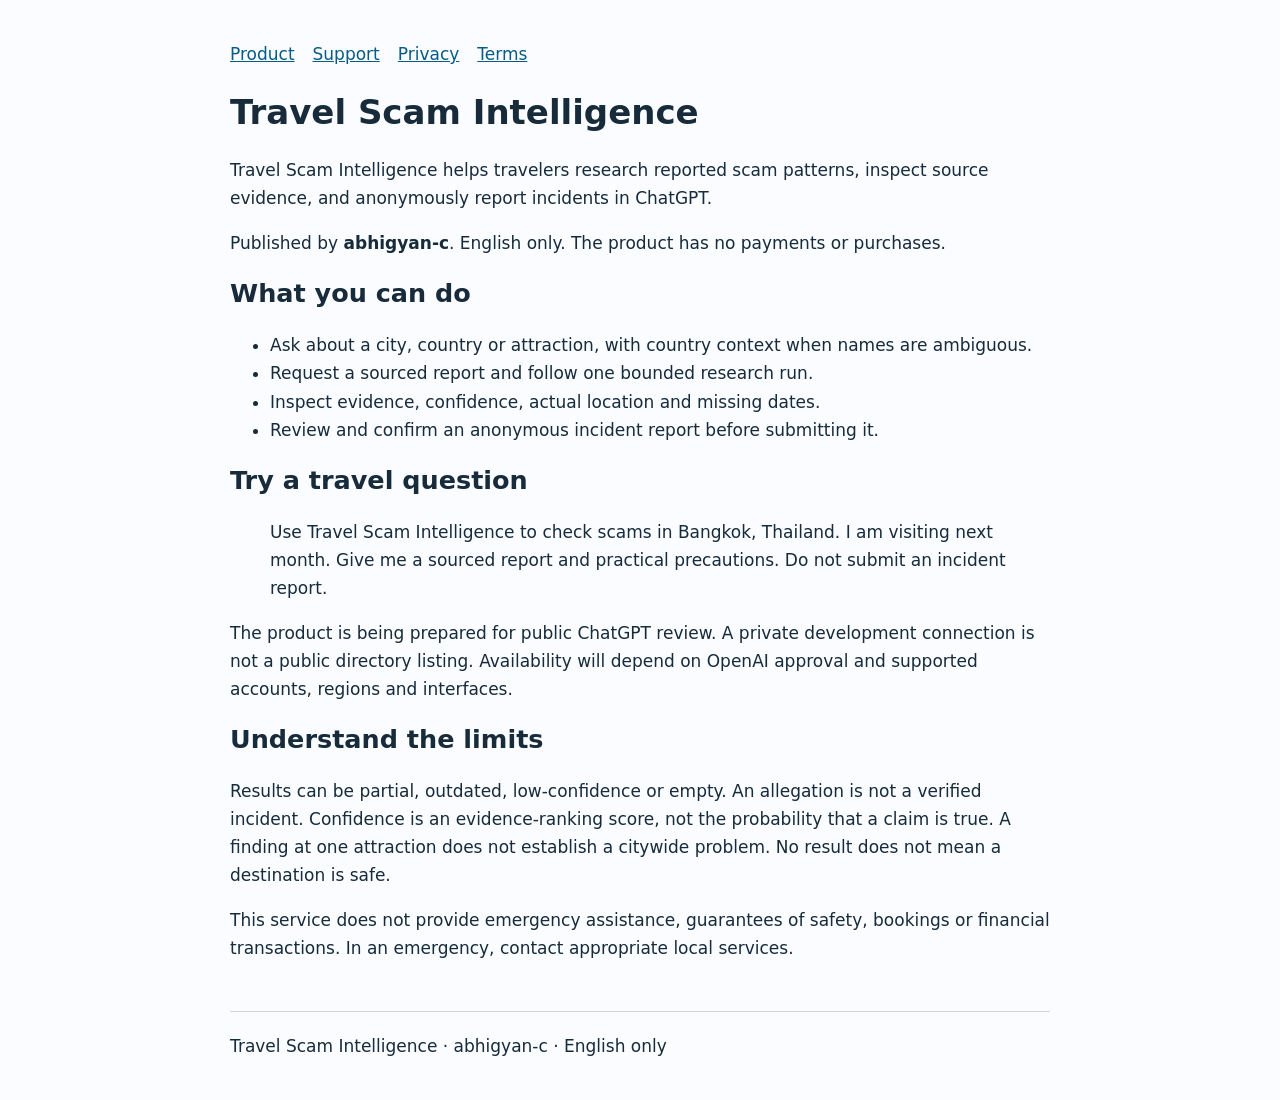
<file: app/public/index.html>
<!doctype html><html lang="en"><head><meta charset="utf-8"><meta name="viewport" content="width=device-width,initial-scale=1"><title>Travel Scam Intelligence — Travel Scam Intelligence</title><style>body{font:17px/1.65 system-ui,sans-serif;max-width:820px;margin:40px auto;padding:0 22px;color:#172b3b;background:#fafcff}a{color:#075b87}nav{display:flex;gap:18px;flex-wrap:wrap}h1,h2{line-height:1.25}section{margin:30px 0}footer{margin-top:48px;border-top:1px solid #ccd7de;padding-top:20px}strong{font-weight:650}</style></head><body><nav aria-label="Main"><a href="/about">Product</a><a href="/support">Support</a><a href="/privacy">Privacy</a><a href="/terms">Terms</a></nav><main><h1>Travel Scam Intelligence</h1><p>Travel Scam Intelligence helps travelers research reported scam patterns, inspect source evidence, and anonymously report incidents in ChatGPT.</p><p>Published by <strong>abhigyan-c</strong>. English only. The product has no payments or purchases.</p><h2>What you can do</h2><ul><li>Ask about a city, country or attraction, with country context when names are ambiguous.</li><li>Request a sourced report and follow one bounded research run.</li><li>Inspect evidence, confidence, actual location and missing dates.</li><li>Review and confirm an anonymous incident report before submitting it.</li></ul><h2>Try a travel question</h2><blockquote>Use Travel Scam Intelligence to check scams in Bangkok, Thailand. I am visiting next month. Give me a sourced report and practical precautions. Do not submit an incident report.</blockquote><p>The product is being prepared for public ChatGPT review. A private development connection is not a public directory listing. Availability will depend on OpenAI approval and supported accounts, regions and interfaces.</p><h2>Understand the limits</h2><p>Results can be partial, outdated, low-confidence or empty. An allegation is not a verified incident. Confidence is an evidence-ranking score, not the probability that a claim is true. A finding at one attraction does not establish a citywide problem. No result does not mean a destination is safe.</p><p>This service does not provide emergency assistance, guarantees of safety, bookings or financial transactions. In an emergency, contact appropriate local services.</p></main><footer>Travel Scam Intelligence · abhigyan-c · English only</footer></body></html>
</file>
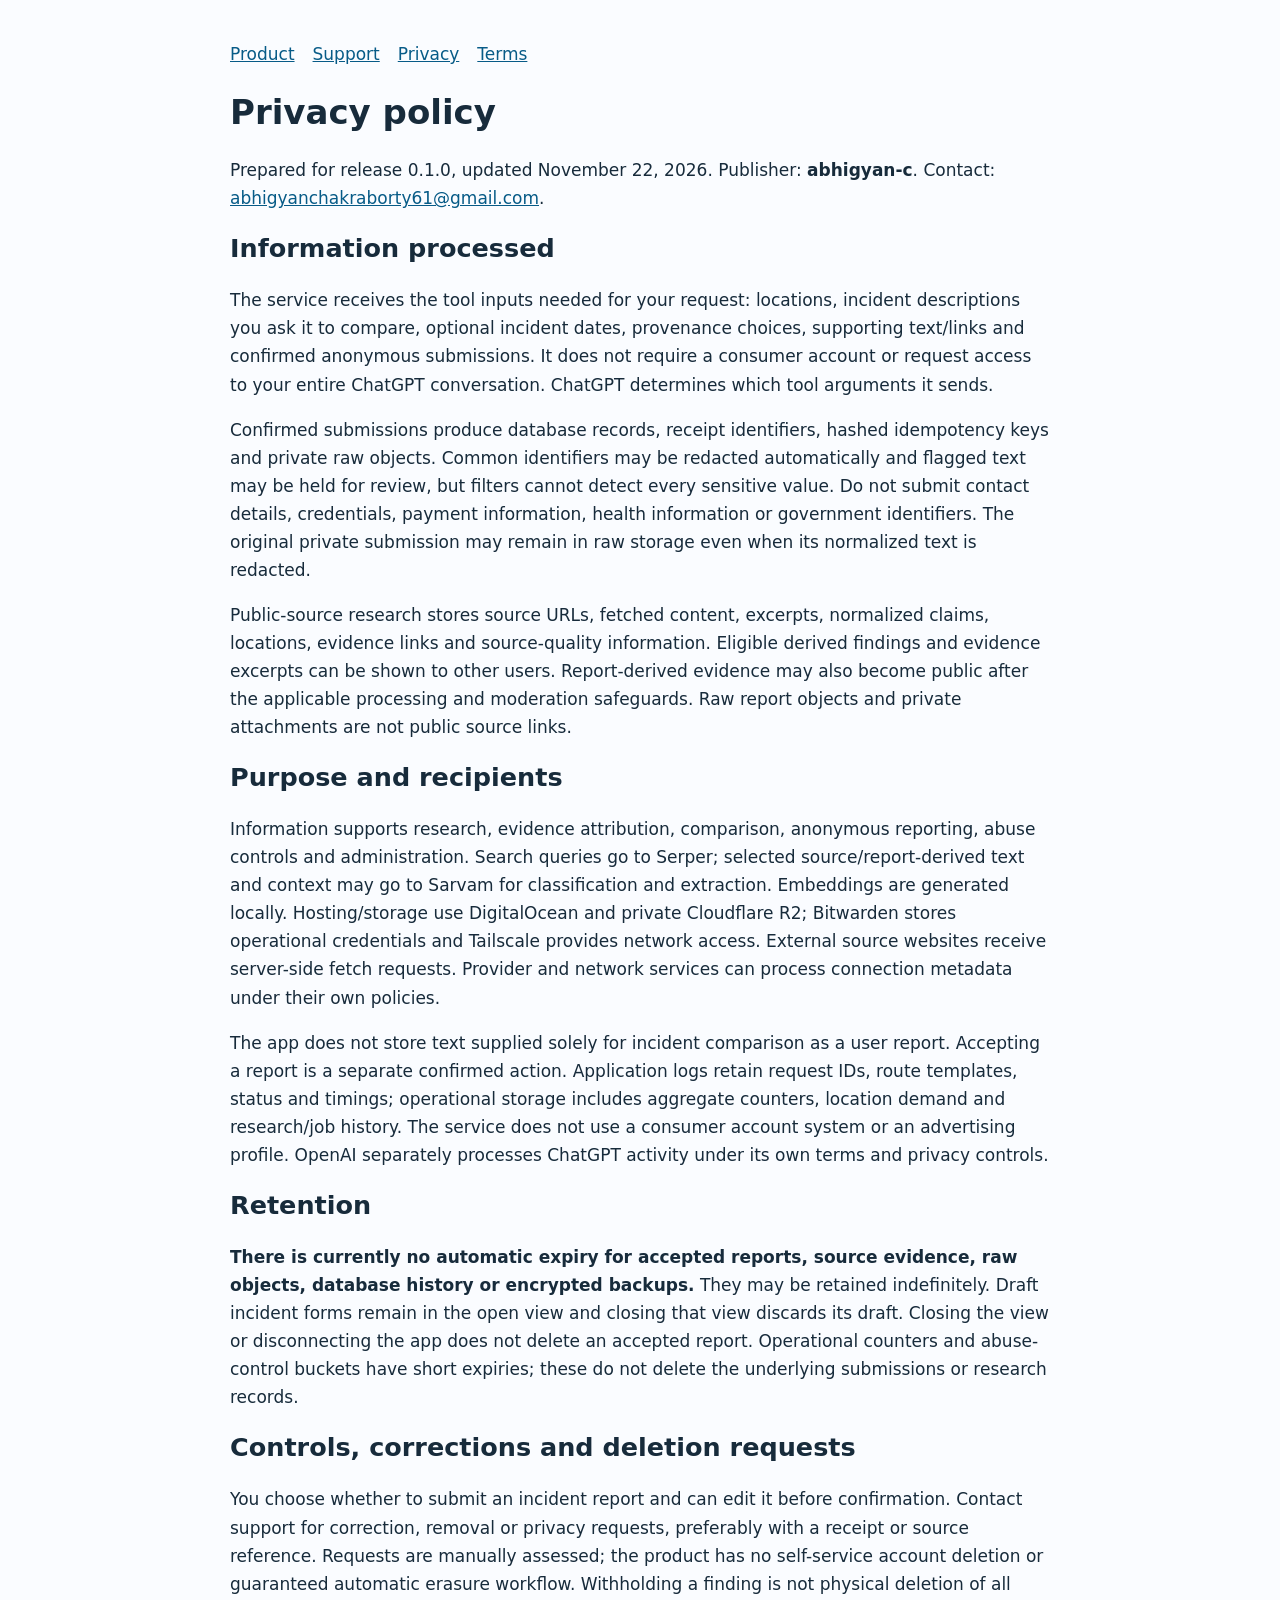
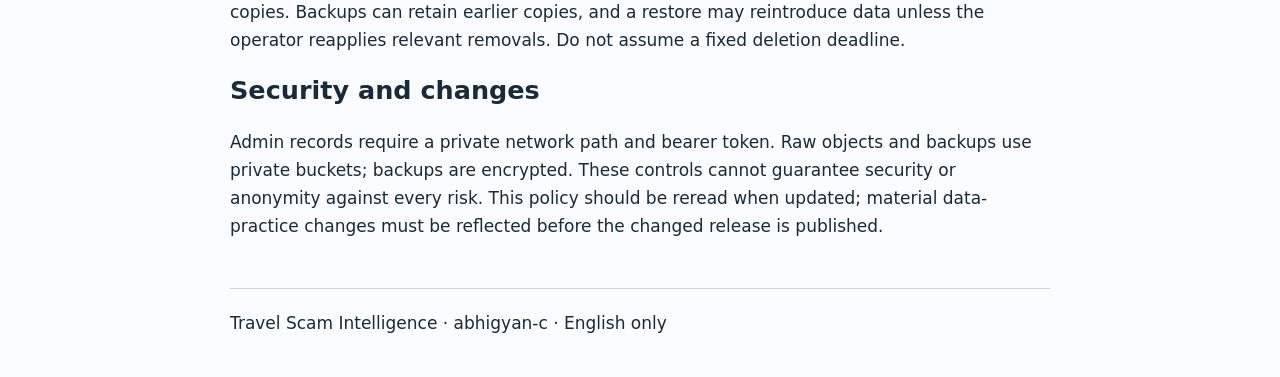
<file: app/public/privacy.html>
<!doctype html><html lang="en"><head><meta charset="utf-8"><meta name="viewport" content="width=device-width,initial-scale=1"><title>Privacy policy — Travel Scam Intelligence</title><style>body{font:17px/1.65 system-ui,sans-serif;max-width:820px;margin:40px auto;padding:0 22px;color:#172b3b;background:#fafcff}a{color:#075b87}nav{display:flex;gap:18px;flex-wrap:wrap}h1,h2{line-height:1.25}section{margin:30px 0}footer{margin-top:48px;border-top:1px solid #ccd7de;padding-top:20px}strong{font-weight:650}</style></head><body><nav aria-label="Main"><a href="/about">Product</a><a href="/support">Support</a><a href="/privacy">Privacy</a><a href="/terms">Terms</a></nav><main><h1>Privacy policy</h1><p>Prepared for release 0.1.0, updated November 22, 2026. Publisher: <strong>abhigyan-c</strong>. Contact: <a href="mailto:abhigyanchakraborty61@gmail.com">abhigyanchakraborty61@gmail.com</a>.</p><h2>Information processed</h2><p>The service receives the tool inputs needed for your request: locations, incident descriptions you ask it to compare, optional incident dates, provenance choices, supporting text/links and confirmed anonymous submissions. It does not require a consumer account or request access to your entire ChatGPT conversation. ChatGPT determines which tool arguments it sends.</p><p>Confirmed submissions produce database records, receipt identifiers, hashed idempotency keys and private raw objects. Common identifiers may be redacted automatically and flagged text may be held for review, but filters cannot detect every sensitive value. Do not submit contact details, credentials, payment information, health information or government identifiers. The original private submission may remain in raw storage even when its normalized text is redacted.</p><p>Public-source research stores source URLs, fetched content, excerpts, normalized claims, locations, evidence links and source-quality information. Eligible derived findings and evidence excerpts can be shown to other users. Report-derived evidence may also become public after the applicable processing and moderation safeguards. Raw report objects and private attachments are not public source links.</p><h2>Purpose and recipients</h2><p>Information supports research, evidence attribution, comparison, anonymous reporting, abuse controls and administration. Search queries go to Serper; selected source/report-derived text and context may go to Sarvam for classification and extraction. Embeddings are generated locally. Hosting/storage use DigitalOcean and private Cloudflare R2; Bitwarden stores operational credentials and Tailscale provides network access. External source websites receive server-side fetch requests. Provider and network services can process connection metadata under their own policies.</p><p>The app does not store text supplied solely for incident comparison as a user report. Accepting a report is a separate confirmed action. Application logs retain request IDs, route templates, status and timings; operational storage includes aggregate counters, location demand and research/job history. The service does not use a consumer account system or an advertising profile. OpenAI separately processes ChatGPT activity under its own terms and privacy controls.</p><h2>Retention</h2><p><strong>There is currently no automatic expiry for accepted reports, source evidence, raw objects, database history or encrypted backups.</strong> They may be retained indefinitely. Draft incident forms remain in the open view and closing that view discards its draft. Closing the view or disconnecting the app does not delete an accepted report. Operational counters and abuse-control buckets have short expiries; these do not delete the underlying submissions or research records.</p><h2>Controls, corrections and deletion requests</h2><p>You choose whether to submit an incident report and can edit it before confirmation. Contact support for correction, removal or privacy requests, preferably with a receipt or source reference. Requests are manually assessed; the product has no self-service account deletion or guaranteed automatic erasure workflow. Withholding a finding is not physical deletion of all copies. Backups can retain earlier copies, and a restore may reintroduce data unless the operator reapplies relevant removals. Do not assume a fixed deletion deadline.</p><h2>Security and changes</h2><p>Admin records require a private network path and bearer token. Raw objects and backups use private buckets; backups are encrypted. These controls cannot guarantee security or anonymity against every risk. This policy should be reread when updated; material data-practice changes must be reflected before the changed release is published.</p></main><footer>Travel Scam Intelligence · abhigyan-c · English only</footer></body></html>
</file>
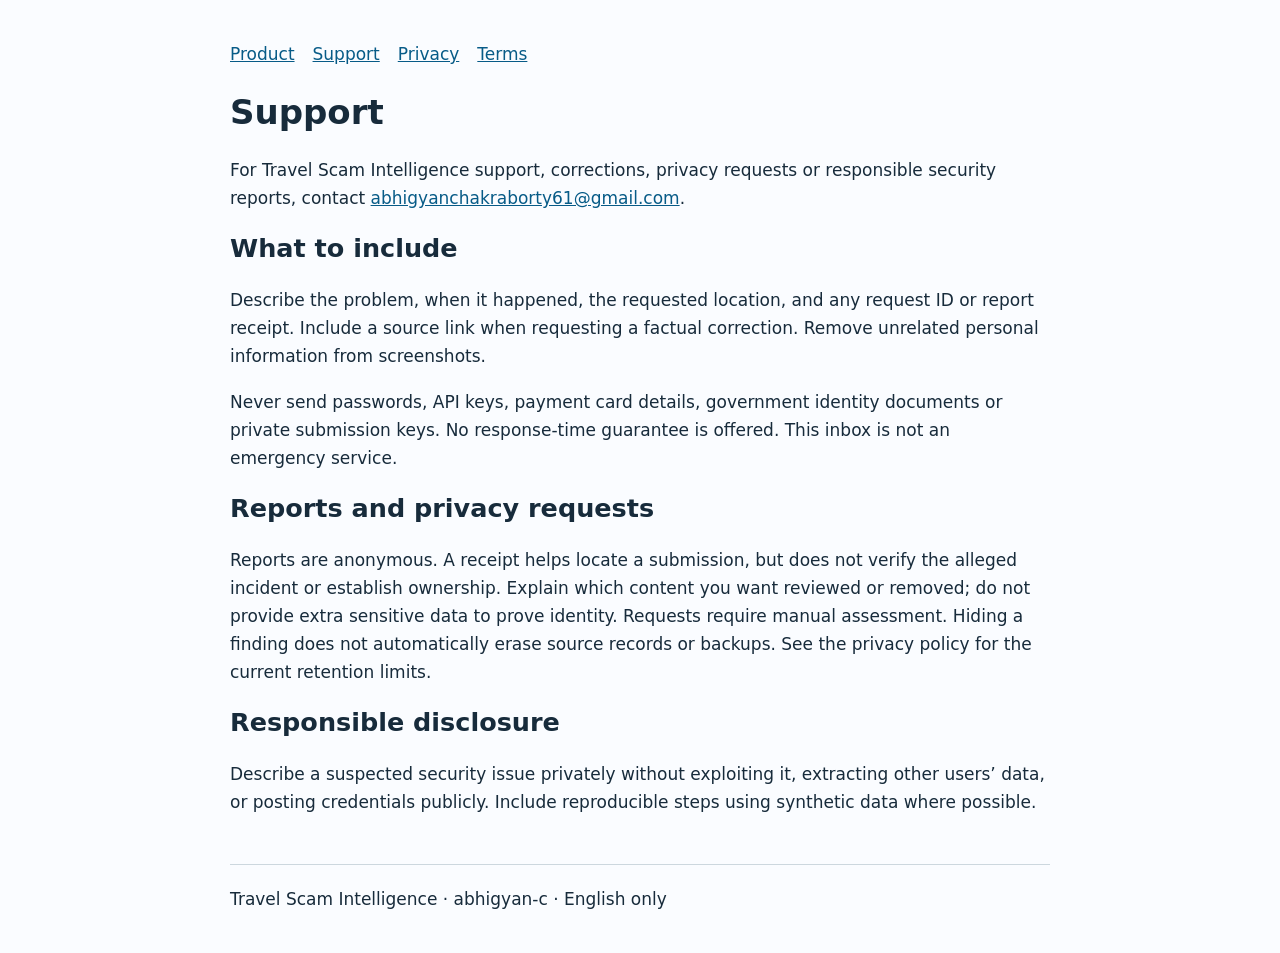
<file: app/public/support.html>
<!doctype html><html lang="en"><head><meta charset="utf-8"><meta name="viewport" content="width=device-width,initial-scale=1"><title>Support — Travel Scam Intelligence</title><style>body{font:17px/1.65 system-ui,sans-serif;max-width:820px;margin:40px auto;padding:0 22px;color:#172b3b;background:#fafcff}a{color:#075b87}nav{display:flex;gap:18px;flex-wrap:wrap}h1,h2{line-height:1.25}section{margin:30px 0}footer{margin-top:48px;border-top:1px solid #ccd7de;padding-top:20px}strong{font-weight:650}</style></head><body><nav aria-label="Main"><a href="/about">Product</a><a href="/support">Support</a><a href="/privacy">Privacy</a><a href="/terms">Terms</a></nav><main><h1>Support</h1><p>For Travel Scam Intelligence support, corrections, privacy requests or responsible security reports, contact <a href="mailto:abhigyanchakraborty61@gmail.com">abhigyanchakraborty61@gmail.com</a>.</p><h2>What to include</h2><p>Describe the problem, when it happened, the requested location, and any request ID or report receipt. Include a source link when requesting a factual correction. Remove unrelated personal information from screenshots.</p><p>Never send passwords, API keys, payment card details, government identity documents or private submission keys. No response-time guarantee is offered. This inbox is not an emergency service.</p><h2>Reports and privacy requests</h2><p>Reports are anonymous. A receipt helps locate a submission, but does not verify the alleged incident or establish ownership. Explain which content you want reviewed or removed; do not provide extra sensitive data to prove identity. Requests require manual assessment. Hiding a finding does not automatically erase source records or backups. See the privacy policy for the current retention limits.</p><h2>Responsible disclosure</h2><p>Describe a suspected security issue privately without exploiting it, extracting other users’ data, or posting credentials publicly. Include reproducible steps using synthetic data where possible.</p></main><footer>Travel Scam Intelligence · abhigyan-c · English only</footer></body></html>
</file>
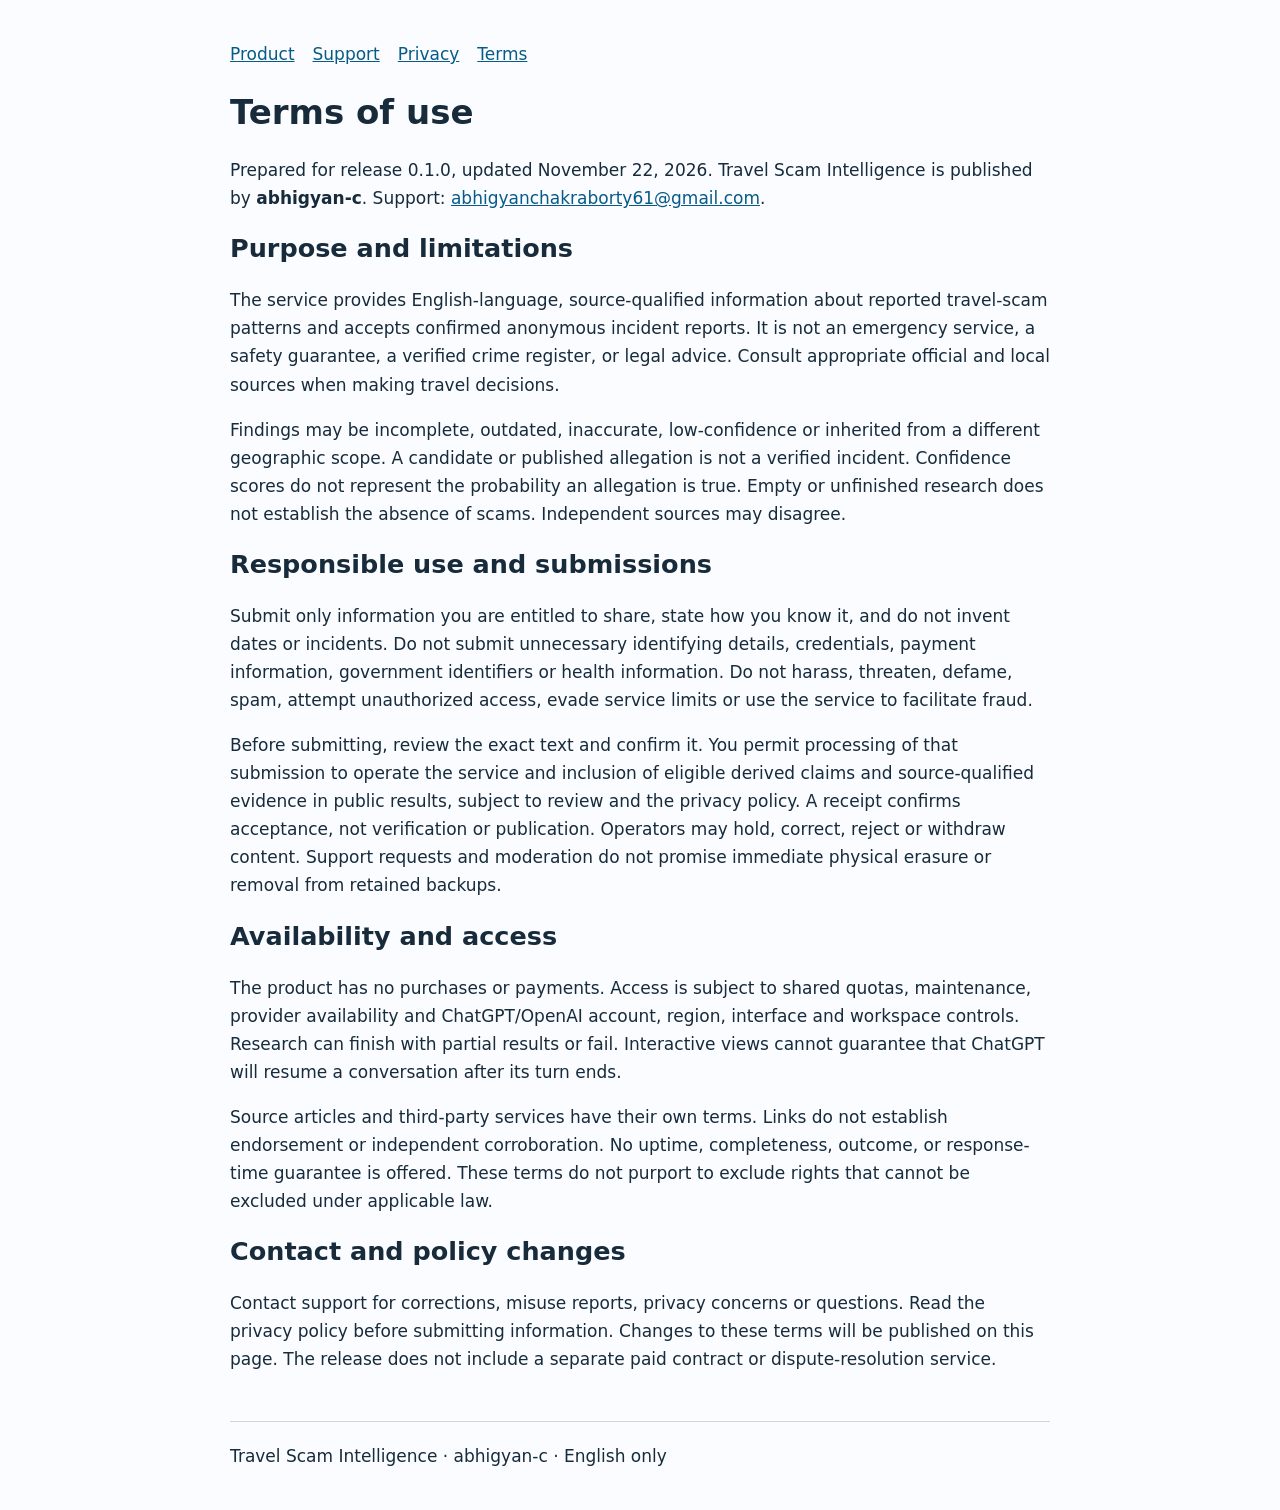
<file: app/public/terms.html>
<!doctype html><html lang="en"><head><meta charset="utf-8"><meta name="viewport" content="width=device-width,initial-scale=1"><title>Terms of use — Travel Scam Intelligence</title><style>body{font:17px/1.65 system-ui,sans-serif;max-width:820px;margin:40px auto;padding:0 22px;color:#172b3b;background:#fafcff}a{color:#075b87}nav{display:flex;gap:18px;flex-wrap:wrap}h1,h2{line-height:1.25}section{margin:30px 0}footer{margin-top:48px;border-top:1px solid #ccd7de;padding-top:20px}strong{font-weight:650}</style></head><body><nav aria-label="Main"><a href="/about">Product</a><a href="/support">Support</a><a href="/privacy">Privacy</a><a href="/terms">Terms</a></nav><main><h1>Terms of use</h1><p>Prepared for release 0.1.0, updated November 22, 2026. Travel Scam Intelligence is published by <strong>abhigyan-c</strong>. Support: <a href="mailto:abhigyanchakraborty61@gmail.com">abhigyanchakraborty61@gmail.com</a>.</p><h2>Purpose and limitations</h2><p>The service provides English-language, source-qualified information about reported travel-scam patterns and accepts confirmed anonymous incident reports. It is not an emergency service, a safety guarantee, a verified crime register, or legal advice. Consult appropriate official and local sources when making travel decisions.</p><p>Findings may be incomplete, outdated, inaccurate, low-confidence or inherited from a different geographic scope. A candidate or published allegation is not a verified incident. Confidence scores do not represent the probability an allegation is true. Empty or unfinished research does not establish the absence of scams. Independent sources may disagree.</p><h2>Responsible use and submissions</h2><p>Submit only information you are entitled to share, state how you know it, and do not invent dates or incidents. Do not submit unnecessary identifying details, credentials, payment information, government identifiers or health information. Do not harass, threaten, defame, spam, attempt unauthorized access, evade service limits or use the service to facilitate fraud.</p><p>Before submitting, review the exact text and confirm it. You permit processing of that submission to operate the service and inclusion of eligible derived claims and source-qualified evidence in public results, subject to review and the privacy policy. A receipt confirms acceptance, not verification or publication. Operators may hold, correct, reject or withdraw content. Support requests and moderation do not promise immediate physical erasure or removal from retained backups.</p><h2>Availability and access</h2><p>The product has no purchases or payments. Access is subject to shared quotas, maintenance, provider availability and ChatGPT/OpenAI account, region, interface and workspace controls. Research can finish with partial results or fail. Interactive views cannot guarantee that ChatGPT will resume a conversation after its turn ends.</p><p>Source articles and third-party services have their own terms. Links do not establish endorsement or independent corroboration. No uptime, completeness, outcome, or response-time guarantee is offered. These terms do not purport to exclude rights that cannot be excluded under applicable law.</p><h2>Contact and policy changes</h2><p>Contact support for corrections, misuse reports, privacy concerns or questions. Read the privacy policy before submitting information. Changes to these terms will be published on this page. The release does not include a separate paid contract or dispute-resolution service.</p></main><footer>Travel Scam Intelligence · abhigyan-c · English only</footer></body></html>
</file>
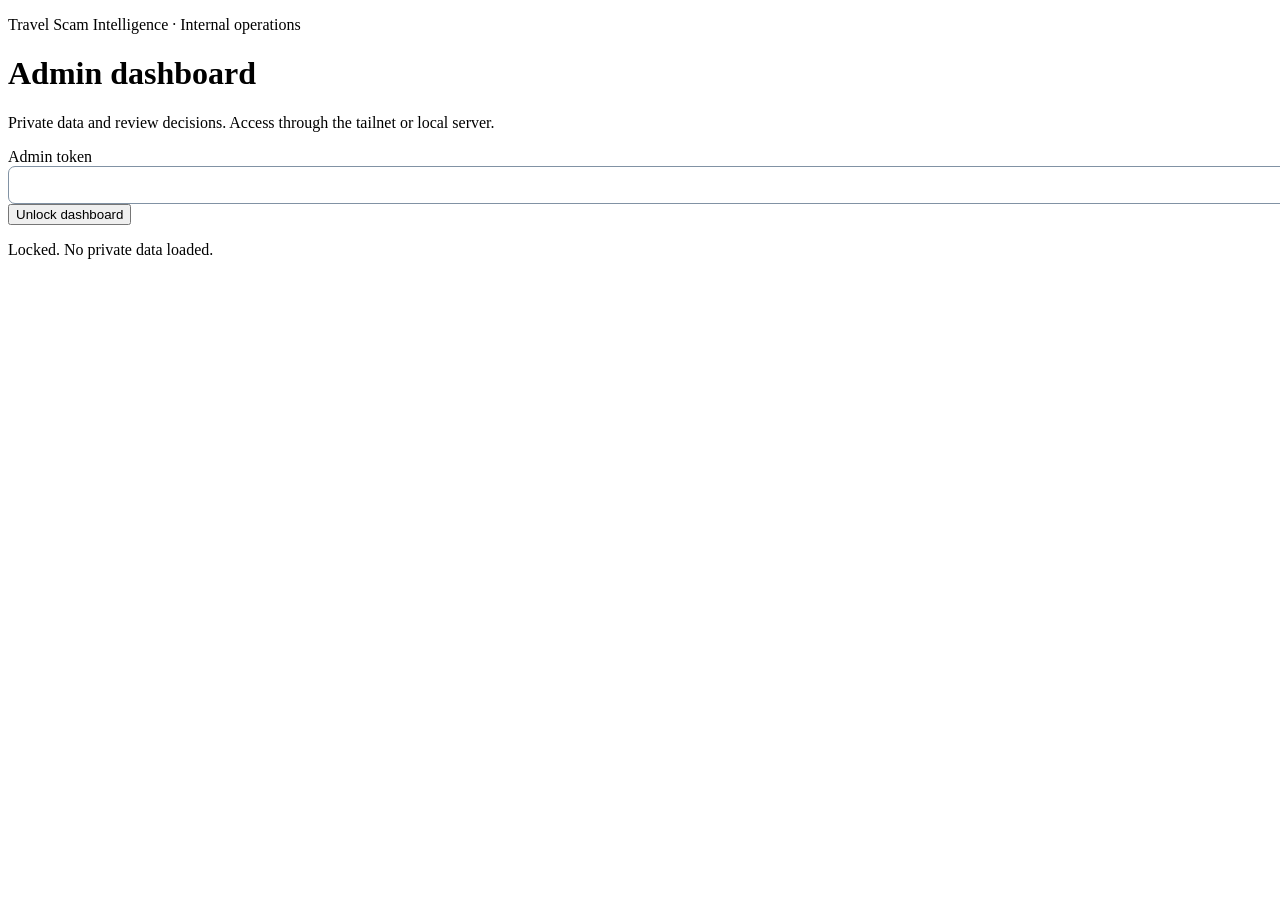
<file: app/ui/admin.html>
<!doctype html><html lang="en"><head><meta charset="utf-8"><meta name="viewport" content="width=device-width, initial-scale=1">
<title>Travel Scam Intelligence — Admin</title><style>/* EXPLORER_CSS */
input,textarea { font:inherit; width:100%; padding:9px; color:inherit; background:var(--color-background-primary, light-dark(#fff,#222833)); border:1px solid #8192a4; border-radius:7px; } textarea{min-height:90px;resize:vertical}label{margin:10px 0}pre{white-space:pre-wrap;overflow-wrap:anywhere;font-size:.82rem;line-height:1.5}table{width:100%;border-collapse:collapse;font-size:.85rem}th,td{text-align:left;padding:10px;border-bottom:1px solid #8192a4;overflow-wrap:anywhere} .scroll{overflow:auto} .check{display:flex;align-items:flex-start;gap:8px}.check input{width:auto;margin-top:5px}img{max-width:100%;max-height:500px}fieldset{border:1px solid #8192a4;border-radius:10px;padding:14px}#private{margin-top:20px} .row-actions{display:flex;gap:8px;flex-wrap:wrap}
</style></head><body><main>
<header><p class="eyebrow">Travel Scam Intelligence · Internal operations</p><h1>Admin dashboard</h1>
<p>Private data and review decisions. Access through the tailnet or local server.</p></header>
<form id="login"><label>Admin token<input id="token" type="password" autocomplete="off" required minlength="32"></label><button>Unlock dashboard</button></form>
<p id="message" role="status" aria-live="polite">Locked. No private data loaded.</p><p id="error" role="alert" hidden></p>
<section id="private" hidden>
<div class="toolbar"><button id="logout">Lock and clear</button><button id="refresh">Refresh list</button><span id="overview"></span></div>
<div class="filters"><label>Queue<select id="kind"><option value="hypotheses">Hypotheses</option><option value="resolutions">Pending hypothesis resolutions</option><option value="reports">Reports</option><option value="jobs">Jobs</option><option value="locations">Location research</option><option value="documents">Documents</option><option value="emerging">Emerging candidates</option><option value="audit">Audit log</option><option value="operations">Operations metrics</option></select></label>
<label>Status filter<input id="status-filter" maxlength="40" placeholder="Optional: failed, pending, candidate…"></label><label>Name/title search<input id="search" maxlength="200" placeholder="Locations or hypotheses"></label></div>
<p id="page-info"></p><pre id="operations"></pre><div class="scroll"><table><thead><tr><th>Record</th><th>Status / summary</th><th id="action-heading">Inspect</th></tr></thead><tbody id="rows"></tbody></table></div>
<nav aria-label="Queue pages"><button id="prev">Previous</button><button id="next">Next</button></nav>
<section id="detail" hidden><h2 id="detail-title" tabindex="-1">Record details</h2><pre id="record"></pre>
<div class="row-actions"><button id="load-evidence" hidden>Inspect evidence</button><button id="load-media" hidden>Inspect private report media</button></div>
<div id="evidence"></div><nav id="evidence-pager" hidden><button id="e-prev">Previous evidence</button><button id="e-next">Next evidence</button></nav><div id="media"></div>
<form id="action-form"><fieldset><legend>Reviewed operator action</legend>
<label>Action<select id="operation"></select></label><p id="action-help" class="muted"></p>
<div id="draft-fields" hidden><label>Title<input id="title" maxlength="200"></label><label>Description<textarea id="description" maxlength="4000"></textarea></label><label>Category<input id="category" maxlength="100"></label></div>
<div id="target-fields" hidden><label>Target hypothesis UUID<input id="target-id"></label><button type="button" id="load-target">Inspect target</button><pre id="target-summary"></pre></div>
<label id="status-field" hidden>New status<select id="new-status"></select></label>
<label id="priority-field" hidden>Location priority adjustment (−100 to 100; 0 resets)<input id="priority" type="number" min="-100" max="100" step="1"></label>
<label>Reason for this decision<textarea id="reason" maxlength="2000" required></textarea></label>
<p class="muted">Held/sensitive evidence remains protected. Merge and move require the same location. Research budgets and active leases are never reset here.</p>
<button id="preview" type="submit">Review action</button></fieldset></form>
<section id="confirmation" hidden><h3>Confirm exact action</h3><pre id="command-preview"></pre><label class="check"><input id="confirmed" type="checkbox">I reviewed this record, target/evidence selection and reason.</label>
<div class="toolbar"><button id="edit-action">Edit action</button><button id="commit" disabled>Commit reviewed action</button></div></section>
</section></section></main><script type="module">/* EXPLORER_JS */</script></body></html>
</file>
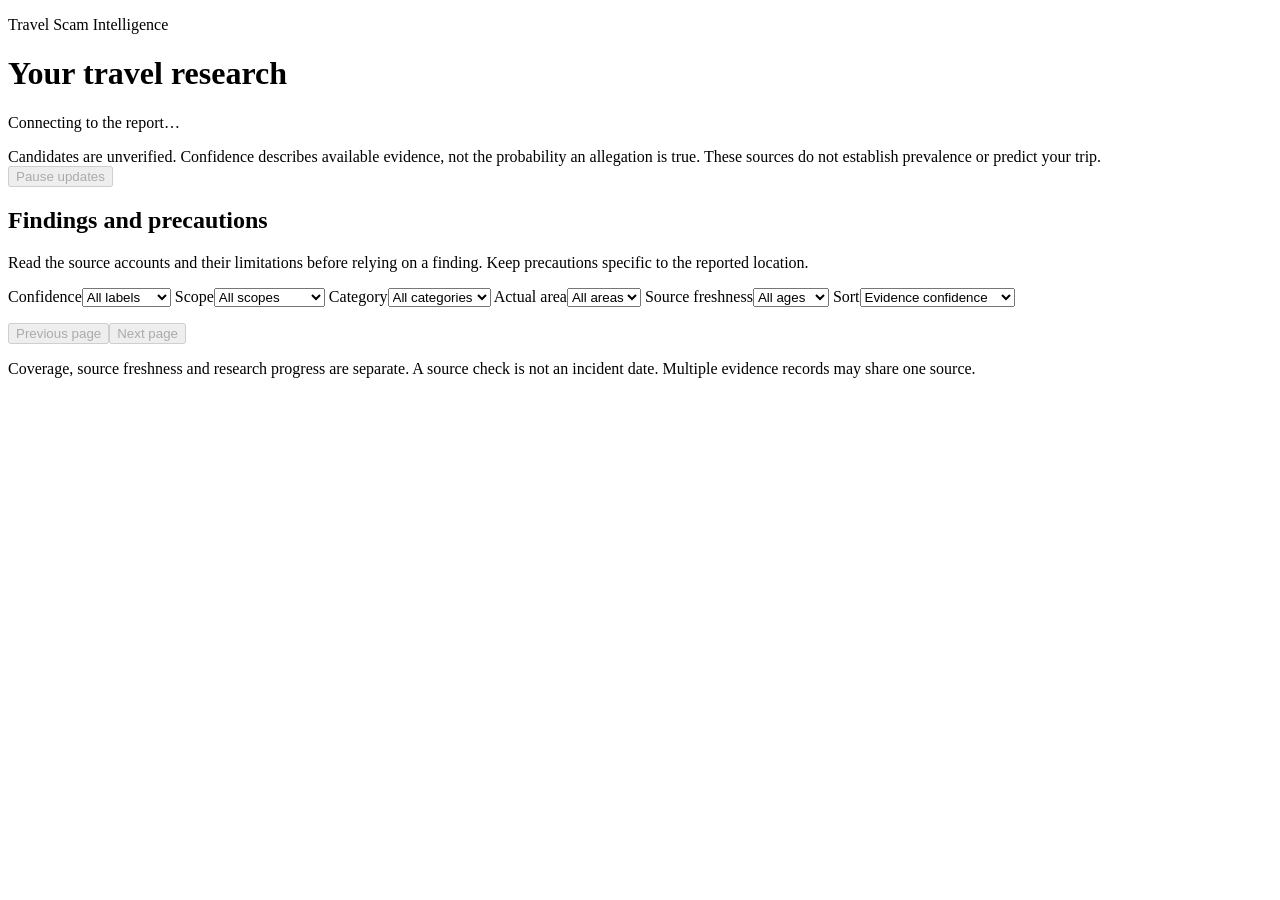
<file: app/ui/explorer.html>
<!doctype html>
<html lang="en"><head><meta charset="utf-8">
<meta name="viewport" content="width=device-width, initial-scale=1">
<title>Travel Scam Intelligence</title><style>/* EXPLORER_CSS */</style></head>
<body><main id="explorer">
<header><p class="eyebrow">Travel Scam Intelligence</p><h1 id="destination">Your travel research</h1>
<p id="status" role="status" aria-live="polite">Connecting to the report…</p>
<p id="coverage" class="muted"></p></header>
<aside class="notice">Candidates are unverified. Confidence describes available evidence, not
the probability an allegation is true. These sources do not establish prevalence or predict your trip.</aside>
<div class="toolbar"><button id="pause" disabled>Pause updates</button><button id="resume" hidden>Resume updates</button>
<span id="watch-state" class="muted"></span></div>
<p id="error" role="alert" hidden></p>
<section aria-labelledby="findings-title"><h2 id="findings-title">Findings and precautions</h2>
<p class="muted">Read the source accounts and their limitations before relying on a finding.
Keep precautions specific to the reported location.</p>
<div class="filters">
<label>Confidence<select id="confidence"><option value="">All labels</option><option>limited</option><option>moderate</option><option>strong</option><option>no_support</option><option>unknown</option></select></label>
<label>Scope<select id="scope"><option value="">All scopes</option><option value="exact">Exact location</option><option value="ancestor">Parent location</option><option value="descendant">Child location</option><option value="other">Other location</option></select></label>
<label>Category<select id="category"><option value="">All categories</option></select></label>
<label>Actual area<select id="area"><option value="">All areas</option></select></label>
<label>Source freshness<select id="freshness"><option value="">All ages</option><option>fresh</option><option>stale</option><option>unknown</option></select></label>
<label>Sort<select id="sort"><option value="confidence">Evidence confidence</option><option value="checked">Latest source check</option><option value="reports">Observed report count</option></select></label>
</div>
<p id="page-info" class="muted"></p><div id="cards"></div>
<nav aria-label="Finding pages"><button id="previous" disabled>Previous page</button><button id="next" disabled>Next page</button></nav>
</section>
<section id="evidence" aria-labelledby="evidence-title" hidden><h2 id="evidence-title">Source evidence</h2>
<p id="evidence-status" role="status"></p><div id="evidence-items"></div>
<nav aria-label="Evidence pages"><button id="evidence-previous" disabled>Previous evidence</button><button id="evidence-next" disabled>Next evidence</button></nav>
<button id="close-evidence">Close evidence</button></section>
<footer><p>Coverage, source freshness and research progress are separate. A source check is not an incident date.
Multiple evidence records may share one source.</p><p id="run-info" class="muted"></p></footer>
</main><script type="module">/* EXPLORER_JS */</script></body></html>
</file>
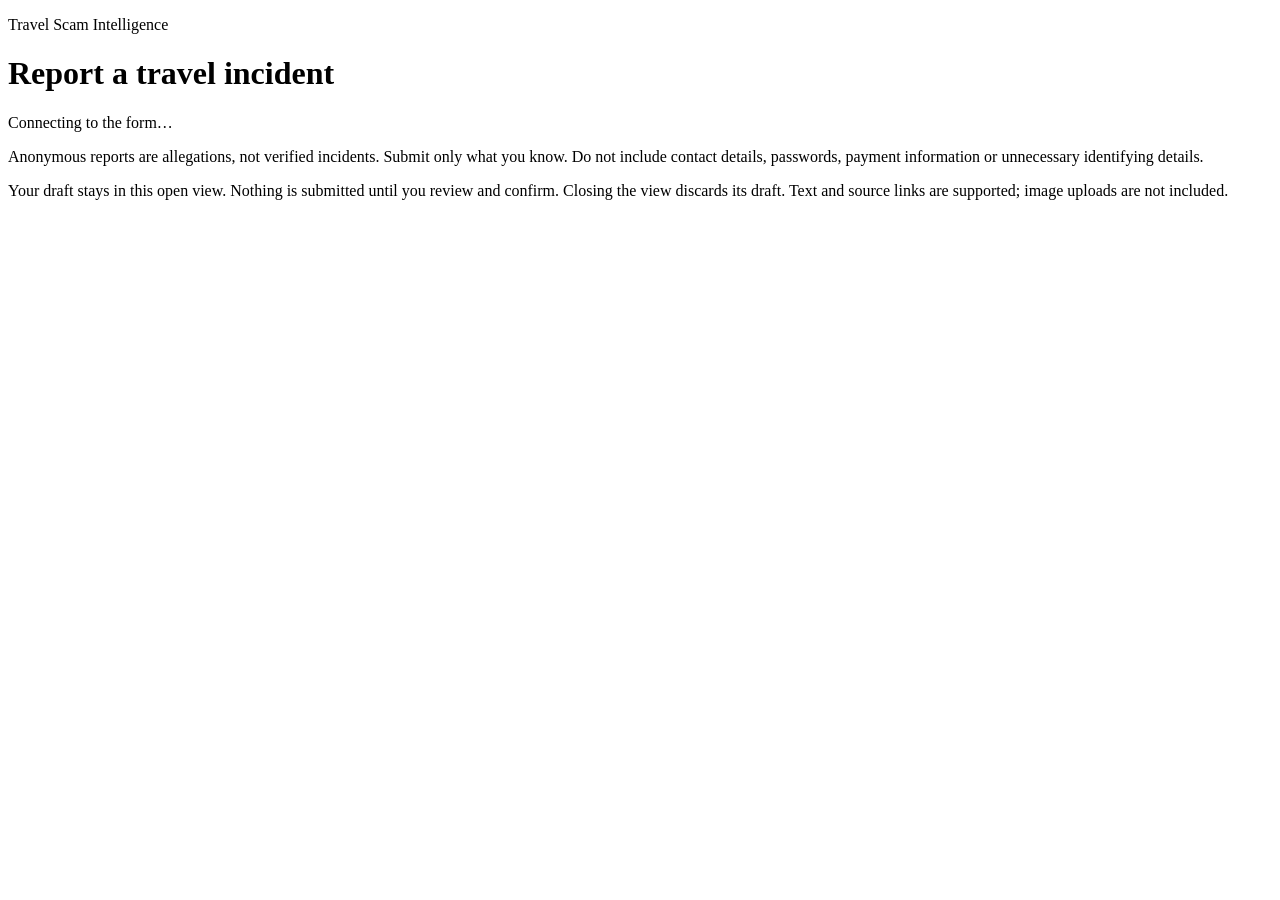
<file: app/ui/reporter.html>
<!doctype html><html lang="en"><head><meta charset="utf-8">
<meta name="viewport" content="width=device-width, initial-scale=1"><title>Report a travel incident</title>
<style>/* EXPLORER_CSS */
form label { margin: 14px 0; } input,textarea { width:100%; font:inherit; padding:10px; border:1px solid #8192a4; border-radius:8px; color:inherit; background:var(--color-background-primary, light-dark(#fff,#222833)); }
textarea { resize:vertical; min-height:110px; } .check { display:flex;align-items:flex-start;gap:10px; } .check input { width:auto; margin-top:3px; } pre { white-space:pre-wrap; overflow-wrap:anywhere; padding:16px; border:1px solid #8192a4; border-radius:8px; font:inherit; line-height:1.5; }
</style></head><body><main id="reporter">
<header><p class="eyebrow">Travel Scam Intelligence</p><h1>Report a travel incident</h1>
<p id="status" role="status" aria-live="polite">Connecting to the form…</p></header>
<aside class="notice">Anonymous reports are allegations, not verified incidents. Submit only what you know.
Do not include contact details, passwords, payment information or unnecessary identifying details.</aside>
<p class="muted">Your draft stays in this open view. Nothing is submitted until you review and confirm.
Closing the view discards its draft. Text and source links are supported; image uploads are not included.</p>
<p id="error" role="alert" hidden></p>
<form id="draft" hidden novalidate>
<label>Place name<input id="place" maxlength="200" autocomplete="off" placeholder="For example, Bangkok"></label>
<div class="filters"><label>Country code, if known<input id="country" maxlength="2" placeholder="For example, TH" autocomplete="off"></label>
<label>Location type<select id="place-type"><option value="">Not specified</option><option value="city">City</option><option value="neighborhood">Neighborhood</option><option value="area">Area</option><option value="point_of_interest">Landmark / point of interest</option><option value="country">Country</option></select></label></div>
<button id="resolve" type="button">Check location</button><p id="location-status" role="status"></p>
<label class="check"><input id="unresolved" type="checkbox">I cannot resolve this location; submit the place name as unconfirmed context.</label>
<label class="check"><input id="unknown-location" type="checkbox">I do not know the location.</label>
<label>Occurrence date, if known<input id="date" type="date" aria-describedby="date-help"></label>
<p id="date-help" class="muted">Leave blank if unknown. A day-only date is included as text; no exact time or timezone is invented.</p>
<label>How do you know about it?<select id="provenance"><option value="">Choose one</option><option value="FIRST_HAND">I experienced it</option><option value="WITNESSED">I witnessed it</option><option value="SECOND_HAND">I heard or read about it</option></select></label>
<label>What happened? (English)<textarea id="description" maxlength="6000" placeholder="Describe what happened, what was offered and what changed. Separate facts from assumptions."></textarea></label>
<label>Supporting text, optional<textarea id="support" maxlength="1500" placeholder="For example, relevant wording from a receipt. Avoid personal information."></textarea></label>
<label>Source links, optional (one per line; maximum three)<textarea id="links" maxlength="1500" placeholder="https://example.com/source"></textarea></label>
<p class="muted">Supporting text and links are supplied by you and are not independently verified. Links are not fetched during submission.</p>
<button id="review" type="submit">Review report</button></form>
<section id="review-section" aria-labelledby="review-title" hidden><h2 id="review-title" tabindex="-1">Review your exact submission</h2>
<dl id="review-details"></dl><pre id="review-text"></pre>
<p class="muted">Acceptance stores a report for processing and moderation. It does not verify the allegation or immediately publish it.</p>
<label class="check"><input id="confirm" type="checkbox">I have reviewed this exact text, location and provenance and want to submit this anonymous report.</label>
<div class="toolbar"><button id="edit">Edit report</button><button id="submit" disabled>Submit confirmed report</button></div>
</section>
<section id="receipt" hidden aria-labelledby="receipt-title"><h2 id="receipt-title" tabindex="-1">Report received</h2>
<p id="receipt-details"></p><p>This receipt confirms acceptance, not verification or publication of an incident.</p>
<p class="muted">Clearing this view does not delete an accepted report.</p>
<button id="new-report">Start a separate report</button><button id="clear">Clear this draft from the view</button></section>
</main><script type="module">/* EXPLORER_JS */</script></body></html>
</file>
